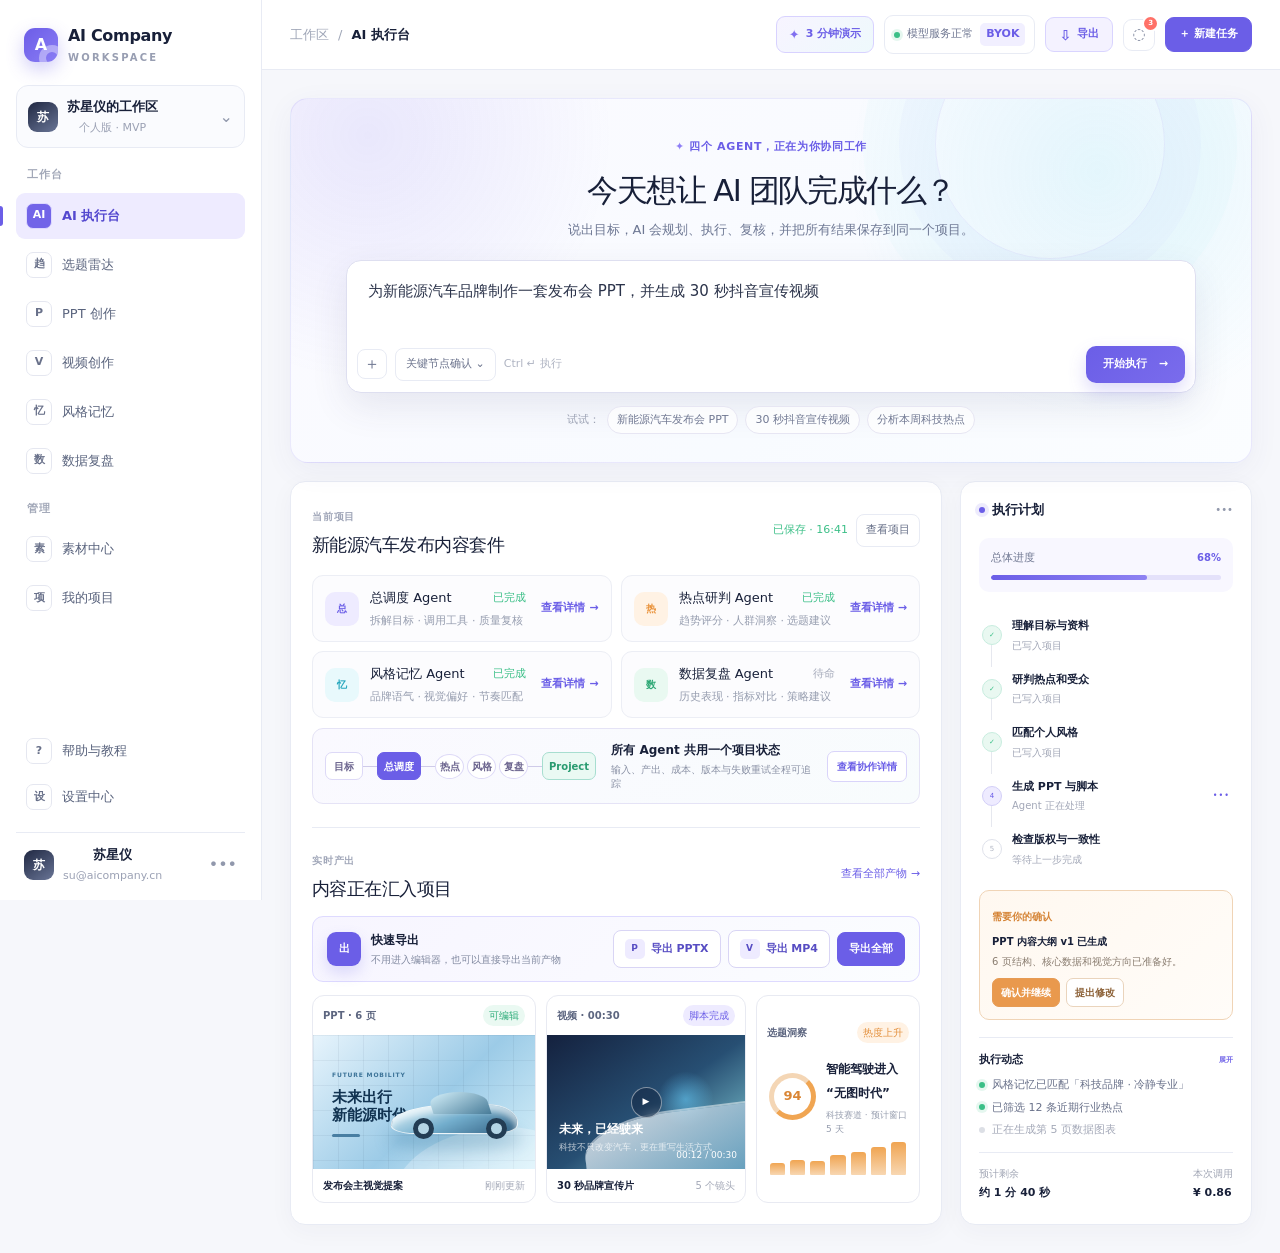
<file: index.html>
<!doctype html>
<html lang="zh-CN">
  <head>
    <meta charset="UTF-8" />
    <meta name="viewport" content="width=device-width, initial-scale=1.0" />
    <meta
      name="description"
      content="AI Company Workspace — 多 Agent 协作的一站式 AI 内容创作工作台"
    />
    <link rel="icon" href="./favicon.svg" />
    <title>AI Company Workspace</title>
    <script type="module" crossorigin src="./assets/index-UVhX6DqA.js"></script>
    <link rel="stylesheet" crossorigin href="./assets/index-rTy4AGMo.css">
  </head>
  <body>
    <div id="root"></div>
  </body>
</html>
</file>
